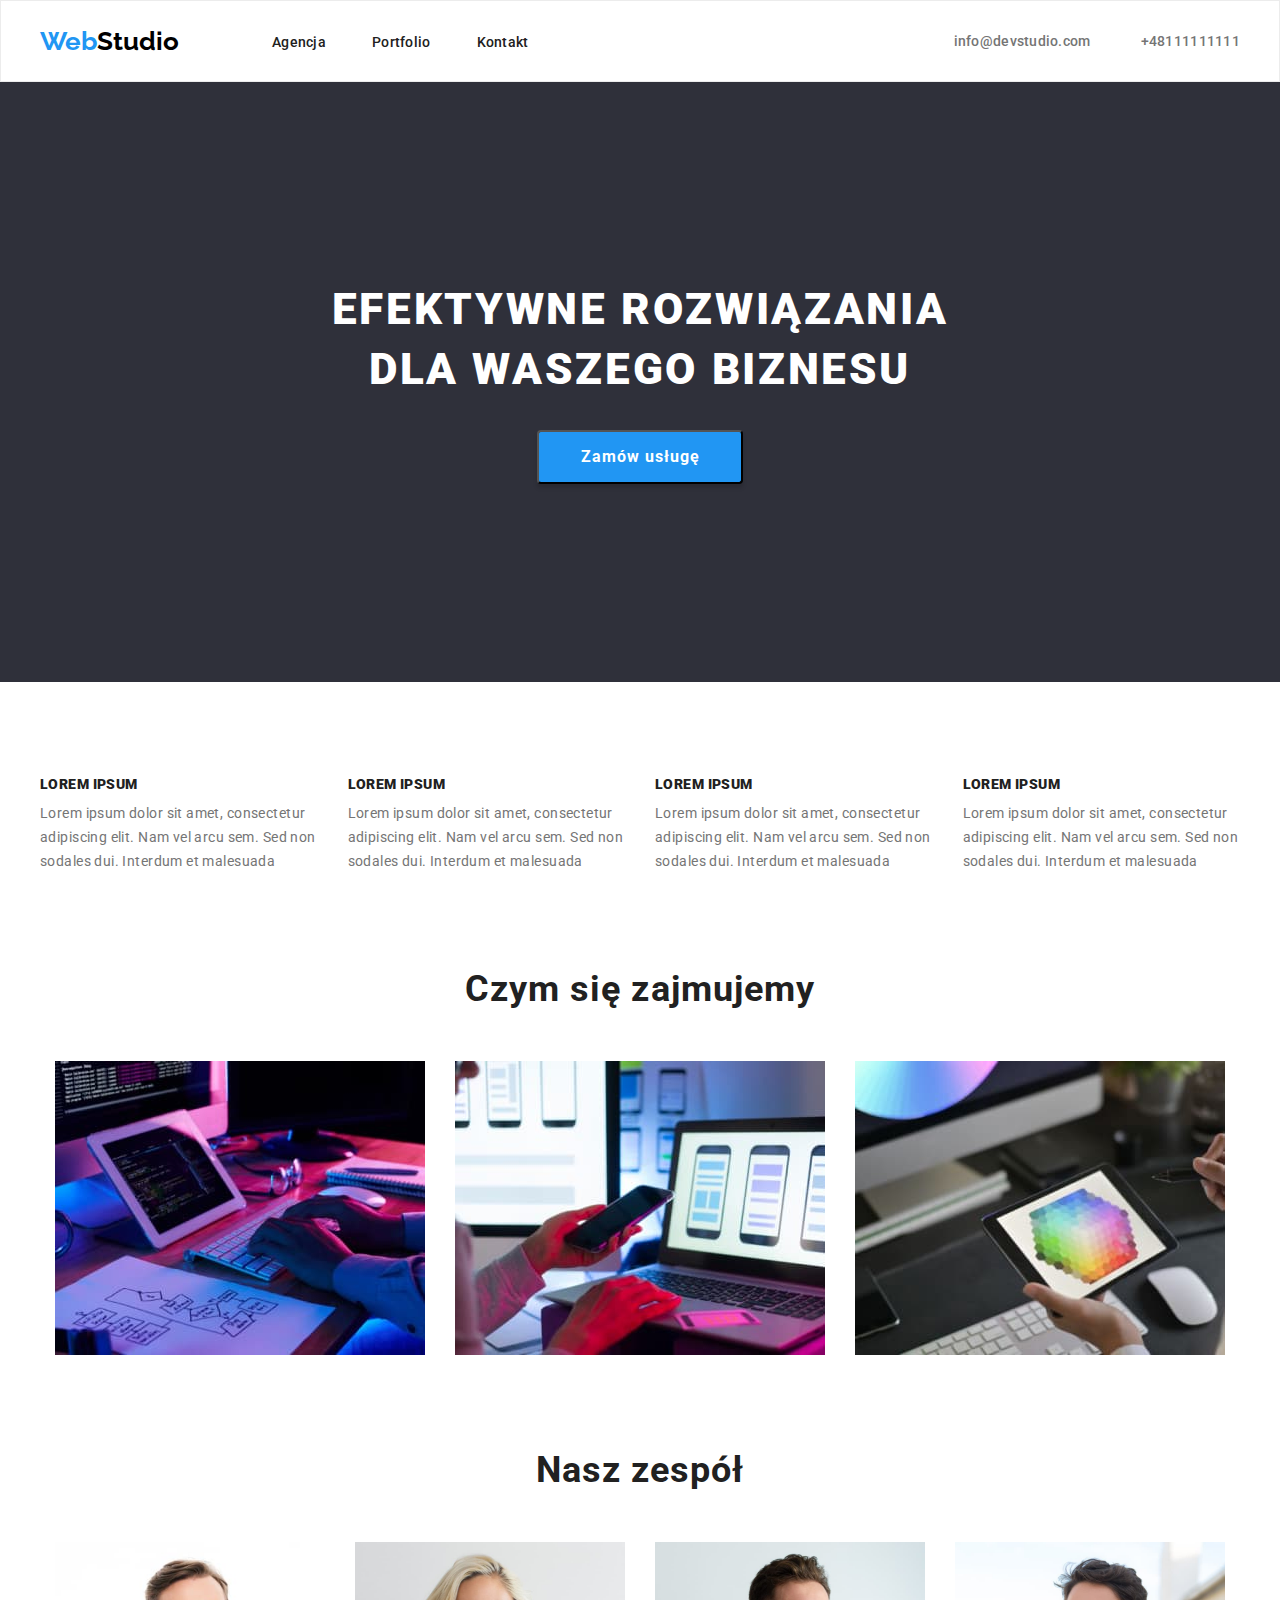
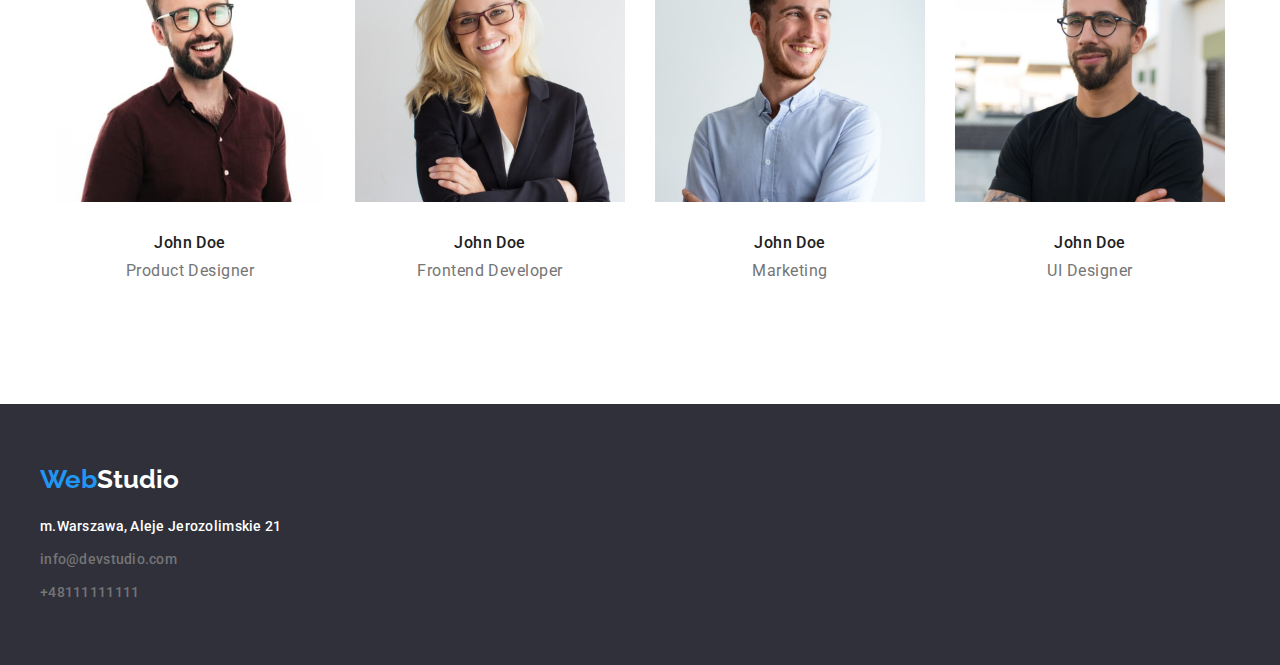
<file: index.html>
<!DOCTYPE html>
<html lang="pl">
  <head>
    <meta charset="UTF-8" />
    <meta http-equiv="X-UA-Compatible" content="IE=edge" />
    <meta name="viewport" content="width=device-width, initial-scale=1.0" />
    <title>WebStudio</title>
    <link href="style.css" rel="stylesheet"/>
 <link<link rel="preconnect" href="https://fonts.googleapis.com">
 <link rel="preconnect" href="https://fonts.gstatic.com" crossorigin>
 <link href="https://fonts.googleapis.com/css2?family=Raleway:wght@700&family=Roboto:wght@400;500;700;900&display=swap" rel="stylesheet">
  </head>
<body> 

 <header class="header">
  <div class="container navbar-wrapper">

  <nav class="navigation">
    
          <a href="index.html" class="navigation_logo"> <span class="web">Web</span
            ><span class="studio">Studio</span></a>
         <ul class="link-list">
            <li><a href="#">Agencja</a></li>
          <li><a href="Portfolio.html">Portfolio</a></li>
         <li><a href="#">Kontakt</a></li>
        </ul>
        </nav>
      
        <div class="contact-wrapper">
        <a class="contact" href="mailto:info@devstudio.com">info@devstudio.com</a>
        <a class="contact" href="tel:+48111111111">+48111111111</a>
      </div>
      </div>
  </header>
    
    <main>
      <div class="grey-box">
        <div class="box">
        <h1 class="upper">EFEKTYWNE ROZWIĄZANIA DLA WASZEGO BIZNESU</h1>
        <button class="button">Zamów usługę</button>
      </div>
      </div>
    
    <section class="section">
      <div class="container">
        <ul class="main list">
          <li>
            <h4 class="list-title"><b>LOREM IPSUM</b></h4>
<p class="text">
            Lorem ipsum dolor sit amet, consectetur adipiscing elit. Nam vel
            arcu sem. Sed non sodales dui. Interdum et malesuada</p>
          </li>
          <li> 
            <h4 class="list-title"><b>LOREM IPSUM</b></h4>
            <p class="text">
            Lorem ipsum dolor sit amet, consectetur adipiscing elit. Nam vel
            arcu sem. Sed non sodales dui. Interdum et malesuada</p>
          </li>
          <li> 
            <h4 class="list-title"><b>LOREM IPSUM</b></h4>
            <p class="text">
            Lorem ipsum dolor sit amet, consectetur adipiscing elit. Nam vel
            arcu sem. Sed non sodales dui. Interdum et malesuada</p>
          </li>
          <li> 
            <h4 class="list-title"><b>LOREM IPSUM</b></h4>
            <p class="text">
            Lorem ipsum dolor sit amet, consectetur adipiscing elit. Nam vel
            arcu sem. Sed non sodales dui. Interdum et malesuada</p>
          </li>
        </ul>
      </div>
    </section>
    <section class="section no-padding-top"> 
          <div class="container">
          <h2 class="section-heading">Czym się zajmujemy</h2>
          <ul class="list">
            <li class="work-item">
              <img
                src="images/img(1).jpg"
                alt="close-up-image-programer-working-his-desk-office_1098-18707.jpg"
                width="370"
                height="294"
              />
            </li>
            <li class="work-item">
              <img
                src="images/img(2).jpg"
                alt="web-ui-designers-are-developing-application-smartphones-team-creators-is-working-interface-mobile-phones_8119-2713.jpg"
                width="370"
                height="294"
              />
            </li>
            <li class="work-item">
              <img
                src="images/img(3).jpg"
                alt="creative-artist-web-design-with-working-colour-selection-graphic-tablet_35674-1119.jpg"
                width="370"
                height="294"
              />
            </li>
          </ul>
        </div>
      </section>
      <section class="section no-padding-top">
        <div class="container">
          <h2 class="section-heading">Nasz zespół</h2>
          <ul class="list">
            <li>
              <img
                src="images/img(4).jpg"
                alt="John Doe photo"
                width="270"
                height="260"
              />
              <h4 class="name">John Doe</h4>
              <span class="position">Product Designer</span>
            </li>
            <li>
              <img
                src="images/img(5).jpg"
                alt="John Doe photo"
                width="270"
                height="260"
              />
              <h4 class="name">John Doe</h4>
              <span class="position">Frontend Developer</span>
            </li>
            <li>
              <img
                src="images/img(6).jpg"
                alt="John Doe photo"
                width="270"
                height="260"
              />
              <h4 class="name">John Doe</h4>
              <span class="position">Marketing</span>
            </li>
            <li>
              <img
                src="images/img(7).jpg"
                alt="John Doe photo"
                width="270"
                height="260"
              />
              <h4 class="name">John Doe</h4>
              <span class="position">UI Designer</span>
            </li>
          </ul>
        </div>
      </section>
      
    </main>
  
    <footer class="footer">
       
    </div>
      <div class="container">
        
          <a href="index.html" class="navigation_logo"> <span class="web">Web</span
            ><span class="studio2">Studio</span></a>
       
        <address class="footer-address"><ul><li>m.Warszawa, Aleje Jerozolimskie 21</li>
          <li><a class="contact" href="mailto:info@devstudio.com">info@devstudio.com</a></li>
       
        <li><a class="contact"  href="tel:+48111111111">+48111111111</a></li></ul>
        </address>
      
        
      
    </footer>
  </div>
</html>
</file>
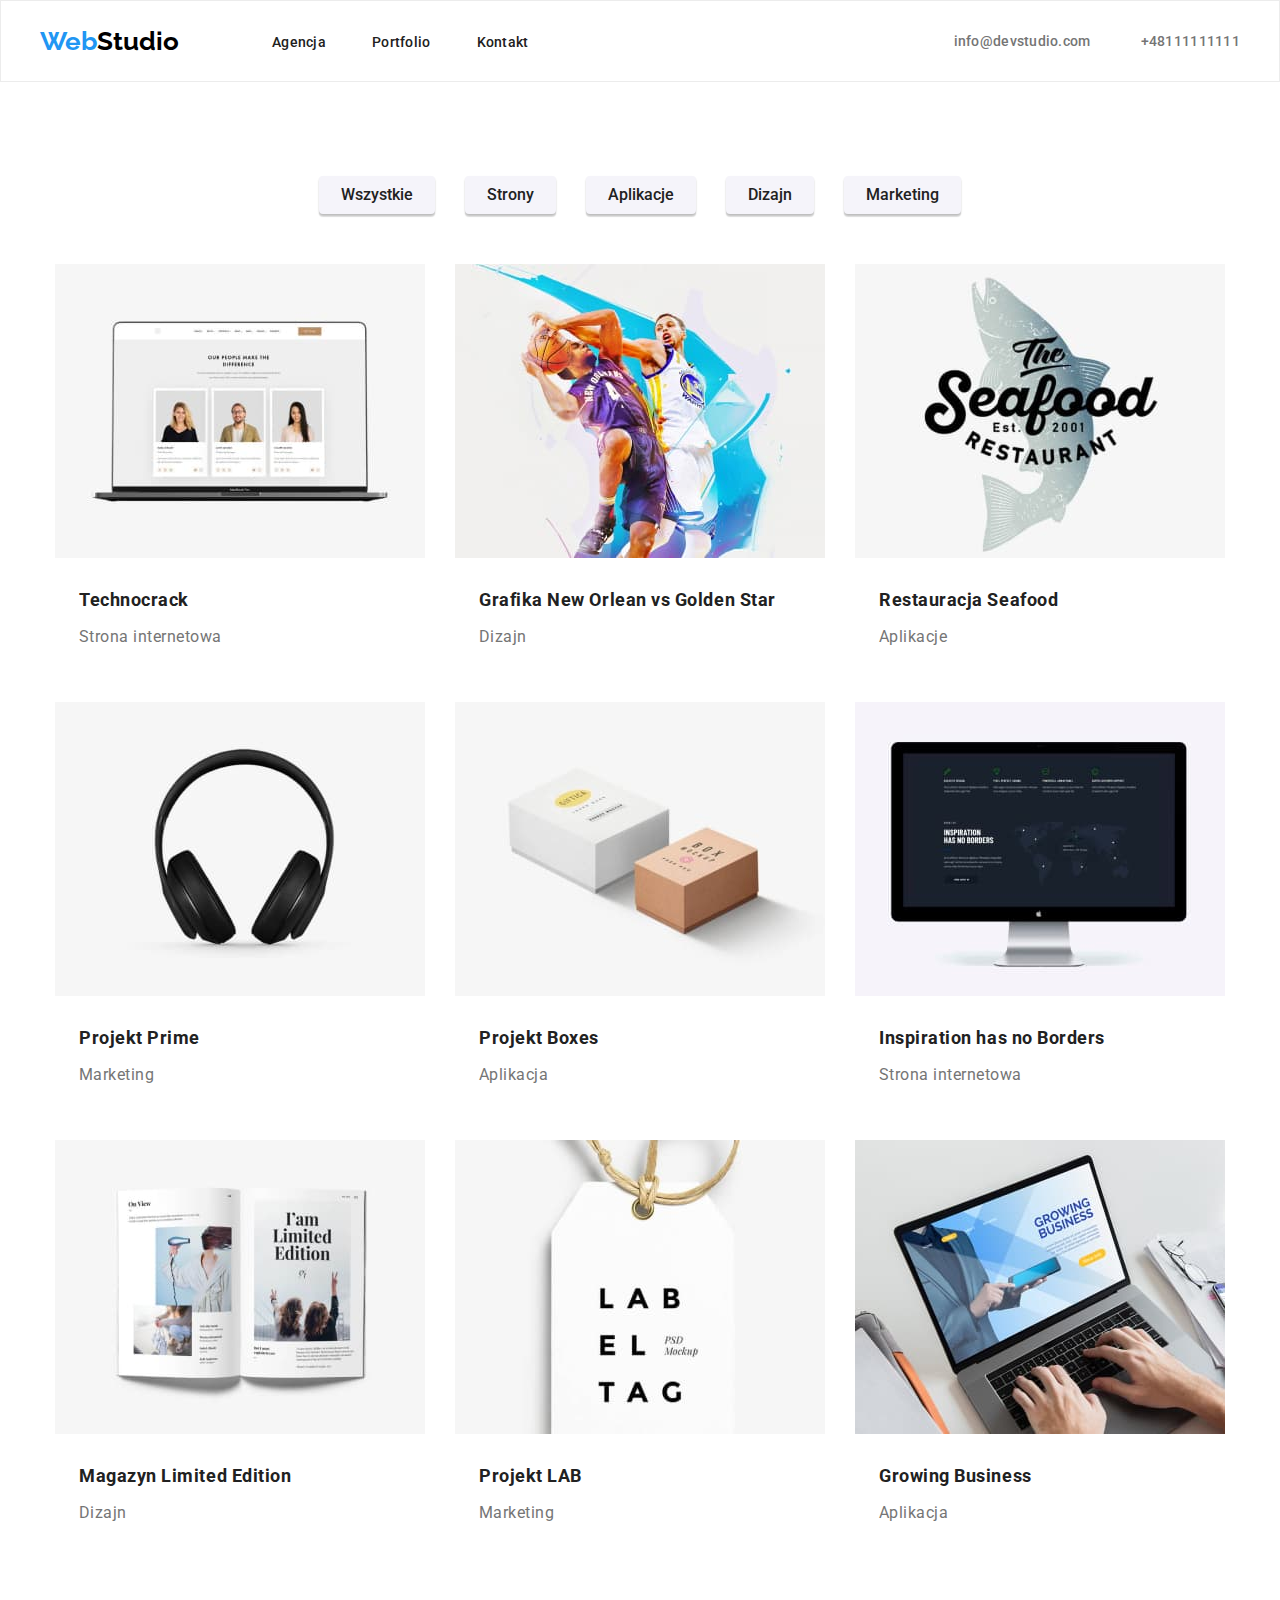
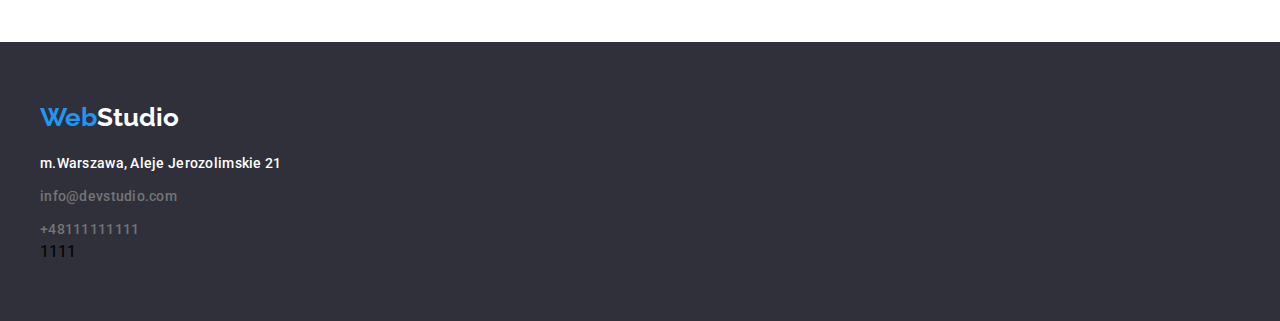
<file: Portfolio.html>
<!DOCTYPE html>
<html lang="pl">
  <head>
    <meta charset="UTF-8" />
    <meta http-equiv="X-UA-Compatible" content="IE=edge" />
    <meta name="viewport" content="width=device-width, initial-scale=1.0" />
    <title>WebStudio</title>
    <link href="style.css" rel="stylesheet"/>
 <link<link rel="preconnect" href="https://fonts.googleapis.com">
 <link rel="preconnect" href="https://fonts.gstatic.com" crossorigin>
 <link href="https://fonts.googleapis.com/css2?family=Raleway:wght@700&family=Roboto:wght@400;500;700;900&display=swap" rel="stylesheet">
  </head>
  <body> 

    <header class="header">
     <div class="container navbar-wrapper">
   
     <nav class="navigation">
       
             <a href="index.html" class="navigation_logo"> <span class="web">Web</span
               ><span class="studio">Studio</span></a>
            <ul class="link-list">
               <li><a href="index.html">Agencja</a></li>
             <li><a href="Portfolio.html">Portfolio</a></li>
            <li><a href="#">Kontakt</a></li>
           </ul>
           </nav>
         
           <div class="contact-wrapper">
           <a class="contact" href="mailto:info@devstudio.com">info@devstudio.com</a>
           <a class="contact" href="tel:+48111111111">+48111111111</a>
         </div>
         </div>
     </header>
       
  
    <main>
      <section class="section">
        <div class="container">
          <ul class="list list-button">
         <li><button class="button-portfolio">Wszystkie</button></li>
         <li><button class="button-portfolio">Strony</button></li>
          <li><button class="button-portfolio">Aplikacje</button></li>
          <li><button class="button-portfolio">Dizajn</button></li>
          <li><button class="button-portfolio">Marketing</button></li>
        </ul>
      </div>
     
      
        <div class="container">
          <ul class="list-portfolio-brands">
            
              <li>
                
            <img
              src="images/img2-1.jpg"
              alt="website photo"
              width="370"
              height="294"
              top="262"
              left="215"
            />
            <div class="portfolio-wrap">
        
            <h4 class="name-brand">Technocrack</h4>
          <span class="list-portfolio">Strona internetowa</span> 
        </div></li>
        <li>
      
       
            <img
              src="images/img2-2.jpg"
              alt="two basketball players"
              width="370"
              height="294"
            />
            <div class="portfolio-wrap">
            <h4 class="name-brand">Grafika New Orlean vs Golden Star</h4>
            <span class="list-portfolio">Dizajn</span>
          
          </div>
        </li>
          <li>
             
          
            <img
              src="images/img2-3.jpg"
              alt="The Seafood restaurant logo"
              width="370"
              height="294"
            /><div class="portfolio-wrap">
            <h4 class="name-brand">Restauracja Seafood</h4>
            <span class="list-portfolio">Aplikacje</span>
          
          </div>
          </li>
          
            <li>
            
              
            <img
              src="images/img2-4.jpg"
              alt="Headphones"
              width="370"
              height="294"
            /><div class="portfolio-wrap">
            <h4 class="name-brand">Projekt Prime</h4>
            <span class="list-portfolio">Marketing</span>
          
        </div>
        </li>
        <li>
          
          
            <img
              src="images/img2-5.jpg"
              alt="Two boxes"
              width="370"
              height="294"
            /><div class="portfolio-wrap">
            <h4 class="name-brand">Projekt Boxes</h4>
            <span class="list-portfolio">Aplikacja</span>
          
          </div>
        </li>
        <li>
        <div>
          
            <img
              src="images/img2-6.jpg"
              alt="computer monitor"
              width="370"
              height="294"
            /><div class="portfolio-wrap">
            <h4 class="name-brand">Inspiration has no Borders</h4>
            <span class="list-portfolio">Strona internetowa</span>
         
          </div>
        </li> 
          
            <li>
            
            <img
              src="images/img2-7.jpg"
              alt="the book"
              width="370"
              height="294"
            /><div class="portfolio-wrap">
            <h4 class="name-brand">Magazyn Limited Edition</h4>
            <span class="list-portfolio">Dizajn</span>
          
        </div>
            </li>
        <li>
            
         
            
            <img
              src="images/img2-8.jpg"
              alt="thicket"
              width="370"
              height="294"
            /><div class="portfolio-wrap">
            <h4 class="name-brand">Projekt LAB</h4>
            <span class="list-portfolio">Marketing</span>
          </div></li>
       
          <li>
            <img
              src="images/img2-9.jpg"
              alt="personal computer"
              width="370"
              height="294"
            /><div class="portfolio-wrap">
            <h4 class="name-brand">Growing Business</h4>
            <span class="list-portfolio">Aplikacja</span>
        </div>  </li>
        </ul>
    </div>
      </section>
</main>

    
<footer class="footer-portfolio">
       
</div>
  <div class="container">
    
      <a href="index.html" class="navigation_logo"> <span class="web">Web</span
        ><span class="studio2">Studio</span></a>
   
    <address class="footer-address"><ul><li>m.Warszawa, Aleje Jerozolimskie 21</li>
      <li><a class="contact" href="mailto:info@devstudio.com">info@devstudio.com</a></li>
   
    <li><a class="contact"  href="tel:+48111111111">+48111111111</a></li></ul>
    </address>
  
    1111
  
</footer>
</div>
</html>
</file>
<file: style.css>
:root {
  --descriptions-color: #757575;
  --black-color: #000000;
  --accent-color: #2196f3;
  --white-color: #ffffff;
  --footer-color: #2f303a;
  --stress-color: #2196f3;
  --main-font-size: 14px;
  --letter-spacing: 0.03em;
  --letter-spacing-big: 0.06em;
}
body {
  font-family: "Roboto", sans-serif;
  color: var(--black-color);
  margin: 0;
}
.link-list {
  display: flex;
  gap: 46px;
  align-items: center;
  line-height: 1,02;
  
}
h1,
h2,
h3,
h4,
h5,
h6 {
  margin: 0px;
  padding: 0;
}

a {
  margin: 0;
  padding: 0;
}

ul {
  margin: 0;
  padding: 0;
  list-style-type: none;
}
.header-contact {
  display: flex;
  justify-content: space-between;
}
.section-header {
  margin-top: 32px;
  margin-bottom: 32px;
}

.navigation_logo {
  text-decoration: none;
  font-family: "Raleway", sans-serif;
  font-size: 26px;
  font-weight: 700;
  line-height: 1.17;
  margin-right: 93px;

  display: block;
  
}
.section {
  padding: 94px 0;
}

.web {
  color: var(--accent-color);
}

.studio {
  color: var(--black-color);
}
.studio2 {
  color: var(--white-color);
}
/*=====HEADER=====*/
.container {
  max-width: 1200px;
  margin: 0 auto;
}

.header {
  justify-content: space-between;
}
.navbar-wrapper {
  display: flex;
  justify-content: space-between;
  width: 100%;
  height: 80px;
  align-items: center;
}

.header {
  display: flex;
  align-items: center;
  border: 1px solid #ECECEC;
}
.navigation-list-item::not(:last-child) {
  margin-right: 46px;
}
.navigation {
  display: flex;
  width: fit-content;
  align-items: center
}

.contact-wrapper {
  gap: 50px;
  display: flex;
  line-height: 1.17;

}
.navigation .link-list a {
  align-items: center;
  text-decoration: none;
  font-weight: 500;
  font-size: 14px;
  line-height: 16px;
  letter-spacing: 0.02em;
  color: #212121;
}
.navigation a:hover,
.navigation a:focus {
  color: #2196f3;
}
.contact {
  text-decoration: none;
  font-weight: 500;
  font-size: 14px;
  line-height: 1.5;
  letter-spacing: 0.02em;

  color: #757575;
}

.footer-address {
  font-style: normal;
  text-decoration: none;
  font-weight: 500;
  font-size: 14px;
  line-height: 1.71;
  letter-spacing: 0.02em;
  margin: 0;
  color: #ffffff;
}

.contact:hover,
.contact:focus {
  color: #2196f3;
}
/*=====END HEADER=====*/

/*=====MAIN=====*/
.wrapper {
  margin: 93px;
  justify-content: space-between;
}
.grey-box {
  background: #2f303a;
  max-width: 1600px;
  margin: 0 auto;
}
.upper {
  font-weight: 900;
  font-size: 44px;
  line-height: 1.36;
  text-align: center;
  text-transform: uppercase;
  color: #ffffff;
  letter-spacing: 0.06em;
}
.box {
  width: 696px;
  margin: 0 auto;
  height: 600px;
  display: flex;
  justify-content: center;
  flex-direction: column;
  align-items: center;
}
.button {
  font-family: Roboto;
  font-weight: 700;
  font-size: 16px;
  line-height: 1.87;
  display: flex;
  align-items: center;
  text-align: center;
  letter-spacing: 0.06em;
  color: #ffffff;
  cursor: pointer;
  background: #2196f3;
  box-shadow: 0px 4px 4px rgba(0, 0, 0, 0.15);
  border-radius: 4px;
  width: fit-content;
  margin-top: 30px;
  padding: 10px 41px 10px 42px;
}
.work-item {
  height: 294px;
}

.list {
  display: flex;
  font-weight: 400;
  font-size: 14px;
  line-height: 1.17;
  letter-spacing: 0.03em;
  color: #757575;
  list-style-type: none;
  justify-content: center;
  gap: 8px;
  
}

.text{
   display: flex;
  font-weight: 400;
  font-size: 14px;
  line-height: 1.71;
  letter-spacing: 0.03em;
  color: #757575;
  list-style-type: none;
  justify-content: center;
  gap: 8px;
  margin-top: 10px;
  margin-bottom: 0px;
}

.list-portfolio-brands{
  display: flex;
    flex-wrap: wrap;
    gap: 30px;
    justify-content: center
}

.list-title {
  font-weight: 700;
  font-size: 14px;
  line-height: 1.17;
  letter-spacing: 0.03em;
  text-transform: uppercase;
  color: #212121;
  list-style-type: none;
}

.list-portfolio {
  font-weight: 400;
  font-size: 16px;
  letter-spacing: 0.03em;
  color: #757575;
  list-style-type: none;
  margin-top: 4px;
  margin-bottom: 20px;
  line-height: 1.875;
  text-align: center;
 
 
}
.name-brand {
  font-weight: 700;
  font-size: 18px;
  line-height: 2;
  letter-spacing: 0.03em;
  color: #212121;
  margin-bottom: 4px;
  list-style-type: none;
}

.section-heading {
  font-weight: 700;
  font-size: 36px;
  line-height: 1.1875;
  text-align: center;
  letter-spacing: 0.03em;
  color: #212121;
  margin-bottom: 50px;
}


.name {
  font-weight: 500;
  font-size: 16px;
  line-height: 1.04;
  text-align: center;
  letter-spacing: 0.03em;
  color: #212121;
  margin-top: 30px;
  margin-bottom: 10px;

}
.position {
  font-weight: 400;
  font-size: 16px;
  line-height: 1.17;
  text-align: center;
  letter-spacing: 0.03em;
  color: #757575;
  display: block;
  margin-top: 10px;
  margin-bottom: 30px;
  
}
.list-button {
  gap: 8px;
 }

.list {
  list-style-type: none;
  gap: 30px;
  
}
.portfolio-buttons{
  margin-bottom: 50;
}
/*=====END MAIN=====*/
/*=====FOOTER=======*/
.footer {
  background-color: #2f303a;
  width: 100%;
  padding: 60px 0px;
}

.footer-address li:not(:last-child) {
  margin-bottom: 9px;
}

.footer-address{
  margin-top: 20px;
}
/*=====END FOOTER=======*/


/*========PORTFOLIO=====*/

.sectio{
  margin-top: 94px;
}

.main-list{
  margin-bottom: 50px;
  padding-inline: 8px;
  gap: 8px;
}

.button-portfolio {
  font-family: Roboto;
  border: none;
  color: #212121;
  background-color: #f5f4fa;
  font-weight: 500;
  line-height: 1.62;
  font-size: 16px;
  text-align: center;
  cursor: pointer;
  background: #f5f4fa;
  /* shadow-middle */
  box-shadow: 0px 3px 1px rgba(0, 0, 0, 0.1), 0px 1px 2px rgba(0, 0, 0, 0.08),
    0px 2px 2px rgba(0, 0, 0, 0.12);
  border-radius: 4px;
  padding: 6px 22px;
  margin-bottom: 50px;
  
}
.button-portfolio:hover,
.button-portfolio:focus {
  color: var(--white-color);
  background-color: #2196f3;
}

.portfolio-wrap{
  font-weight: 700;
  font-size: 18px;
  line-height: 16px;
  letter-spacing: 0,06em;
  color: #212121;
  list-style-type: none;
  text-align: justify;
  padding: 20px 24px; 
}



.index p{
  margin-top: 10px;}

.footer-portfolio
{
  background-color: #2f303a;
  width: 100%;
  padding: 60px 0px;
}

.section {
  padding: 94px 0;
}

.no-padding-top {
  padding-top: 0;
}
</file>
